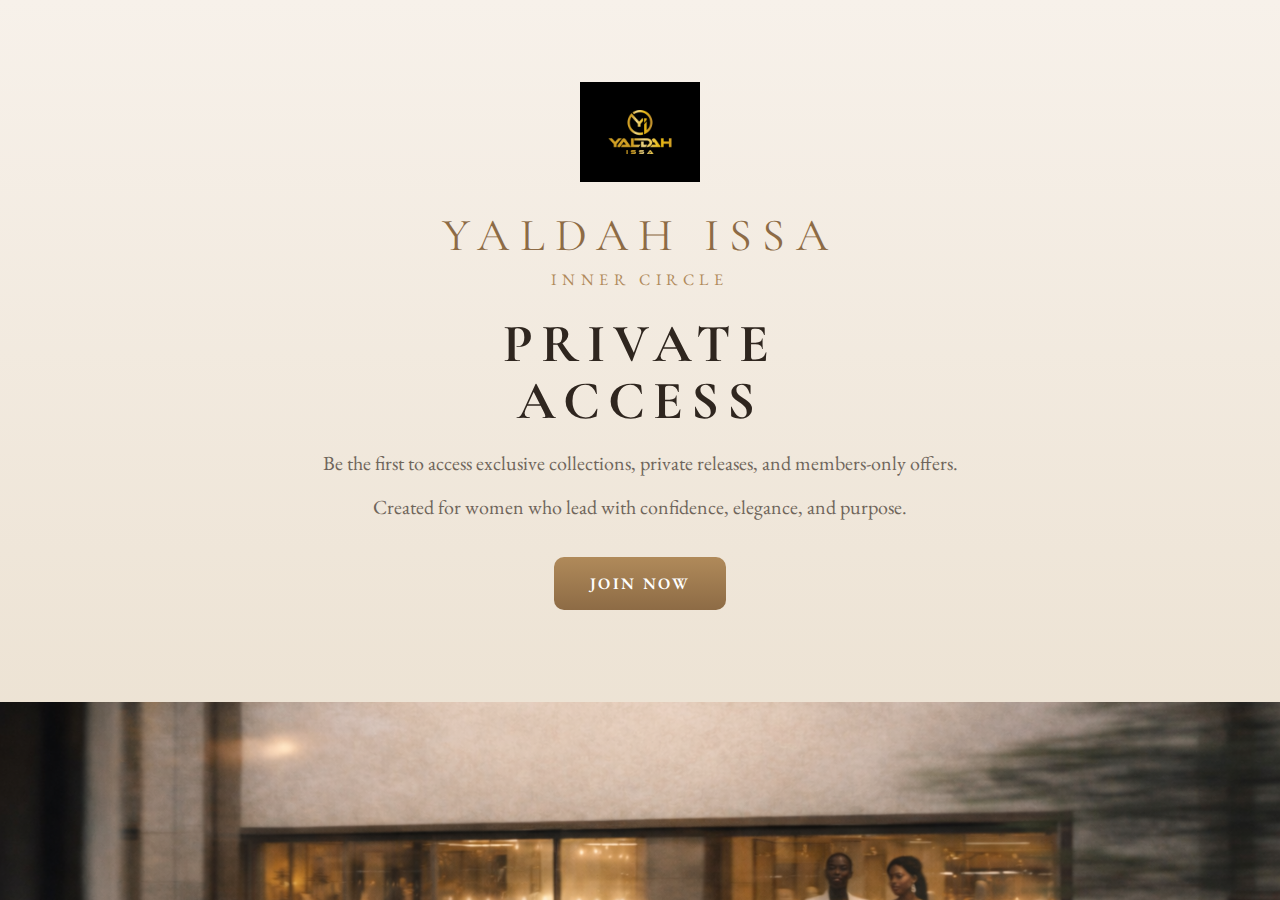
<file: index.html>
<!doctype html>
<html lang="en">
<head>
<meta charset="UTF-8">
<meta name="viewport" content="width=device-width, initial-scale=1.0">

<title>Yaldah Issa | Inner Circle</title>

<link href="https://fonts.googleapis.com/css2?family=Cormorant+Garamond:wght@500;600&family=EB+Garamond:wght@400;500&display=swap" rel="stylesheet">

<style>
:root{
  --gold:#b08a5a;
  --gold-dark:#8d6b45;
  --ink:#2f261f;
  --soft:#6f655b;
  --bg1:#f7f1ea;
  --bg2:#eadfce;
}

*{box-sizing:border-box;margin:0;padding:0;}
html,body{height:100%;font-family:"EB Garamond",serif;color:var(--ink);}

body{
  min-height:100vh;
  background:linear-gradient(180deg,var(--bg1),var(--bg2));
}

.page{
  min-height:100vh;
  display:flex;
  flex-direction:column;
}

.top{
  flex:1 0 auto;
  display:flex;
  justify-content:center;
  align-items:center;
  padding:50px 20px;
  text-align:center;
}

.content{
  width:100%;
  max-width:900px;
}

.logo{ width:120px; margin-bottom:20px; }

.brand{
  font-family:"Cormorant Garamond",serif;
  font-size:46px;
  letter-spacing:.22em;
  color:var(--gold-dark);
  margin-bottom:6px;
}

.tagline{
  font-size:16px;
  letter-spacing:.35em;
  color:var(--gold);
  margin-bottom:26px;
}

.title{
  font-family:"Cormorant Garamond",serif;
  font-size:54px;
  letter-spacing:.15em;
  margin-bottom:18px;
  line-height:1.05;
}

.text{
  font-size:20px;
  line-height:1.6;
  color:var(--soft);
  margin-bottom:12px;
}

.join-btn{
  display:inline-block;
  margin:22px 0 10px;
  padding:16px 36px;
  border-radius:10px;
  background:linear-gradient(180deg,var(--gold),var(--gold-dark));
  color:#fff;
  text-decoration:none;
  font-weight:600;
  letter-spacing:.15em;
  cursor:pointer;
  transition:.2s ease;
}
.join-btn:hover{opacity:.9;transform:translateY(-1px);}

.form-wrap{
  max-width:520px;
  margin:14px auto 0;
  display:none;
}

.form{
  display:flex;
  border:1px solid var(--gold);
  border-radius:10px;
  overflow:hidden;
  background:#fff;
}

.form input{
  flex:1;
  border:none;
  outline:none;
  padding:14px;
  font-size:17px;
  font-family:inherit;
}

.form button{
  border:none;
  padding:14px 22px;
  background:linear-gradient(180deg,var(--gold),var(--gold-dark));
  color:#fff;
  font-weight:600;
  letter-spacing:.15em;
  cursor:pointer;
}

.small{
  font-size:14px;
  color:#8a8177;
  margin-top:12px;
}

.msg{
  margin-top:10px;
  font-size:14px;
  color:#8a8177;
}

/* Bottom image strip */
.bottom{
  width:100%;
  height:22vh;
  background-image:url("bottom.png");
  background-size:cover;
  background-position:center;
  background-repeat:no-repeat;
}

@media(max-width:640px){
  .logo{width:95px;}
  .brand{font-size:34px;}
  .title{font-size:40px;}
  .text{font-size:18px;}
  .form{flex-direction:column;}
  .form button{width:100%;}
  .bottom{height:16vh;}
}
</style>
</head>

<body>
<div class="page">

  <section class="top">
    <div class="content">

      <img src="IMG_2654.jpeg" class="logo" alt="Yaldah Issa Logo">

      <div class="brand">YALDAH ISSA</div>
      <div class="tagline">INNER CIRCLE</div>

      <h1 class="title">PRIVATE<br>ACCESS</h1>

      <p class="text">
        Be the first to access exclusive collections,
        private releases, and members-only offers.
      </p>

      <p class="text">
        Created for women who lead with confidence,
        elegance, and purpose.
      </p>

      <a class="join-btn" onclick="openForm()">JOIN NOW</a>

      <!-- IMPORTANT: this form does NOT navigate away anymore -->
      <div class="form-wrap" id="formBox">
        <form id="joinForm" class="form">
          <input id="emailInput" type="email" name="email" placeholder="Enter your email" required>
          <button id="submitBtn" type="submit">SUBMIT</button>
        </form>

        <div id="statusMsg" class="msg"></div>
        <p class="small">✨ Limited access • Invitation only</p>
      </div>

    </div>
  </section>

  <section class="bottom"></section>

</div>

<script>
function openForm(){
  document.getElementById("formBox").style.display="block";
  document.querySelector(".join-btn").style.display="none";
  document.getElementById("emailInput").focus();
}

// ✅ Sends to Formspree in the background, then sends user to YOUR thank-you page
document.getElementById("joinForm").addEventListener("submit", async (e) => {
  e.preventDefault();

  const formspreeUrl = "https://formspree.io/f/mvzbgkbd";
  const thankYouUrl = "https://yaldahissa.com/thankyou.html";

  const btn = document.getElementById("submitBtn");
  const msg = document.getElementById("statusMsg");
  const email = document.getElementById("emailInput").value.trim();

  if (!email) return;

  btn.disabled = true;
  msg.textContent = "Submitting…";

  try{
    const res = await fetch(formspreeUrl, {
      method: "POST",
      headers: { "Accept": "application/json" },
      body: new FormData(document.getElementById("joinForm"))
    });

    // Even if Formspree responds weirdly, we still go to your thank you page
    if (res.ok){
      window.location.href = thankYouUrl;
      return;
    }

    // If not ok, show message (no redirect)
    msg.textContent = "Something went wrong. Please try again.";
    btn.disabled = false;

  }catch(err){
    msg.textContent = "Network issue. Please try again.";
    btn.disabled = false;
  }
});
</script>

</body>
</html>
</file>
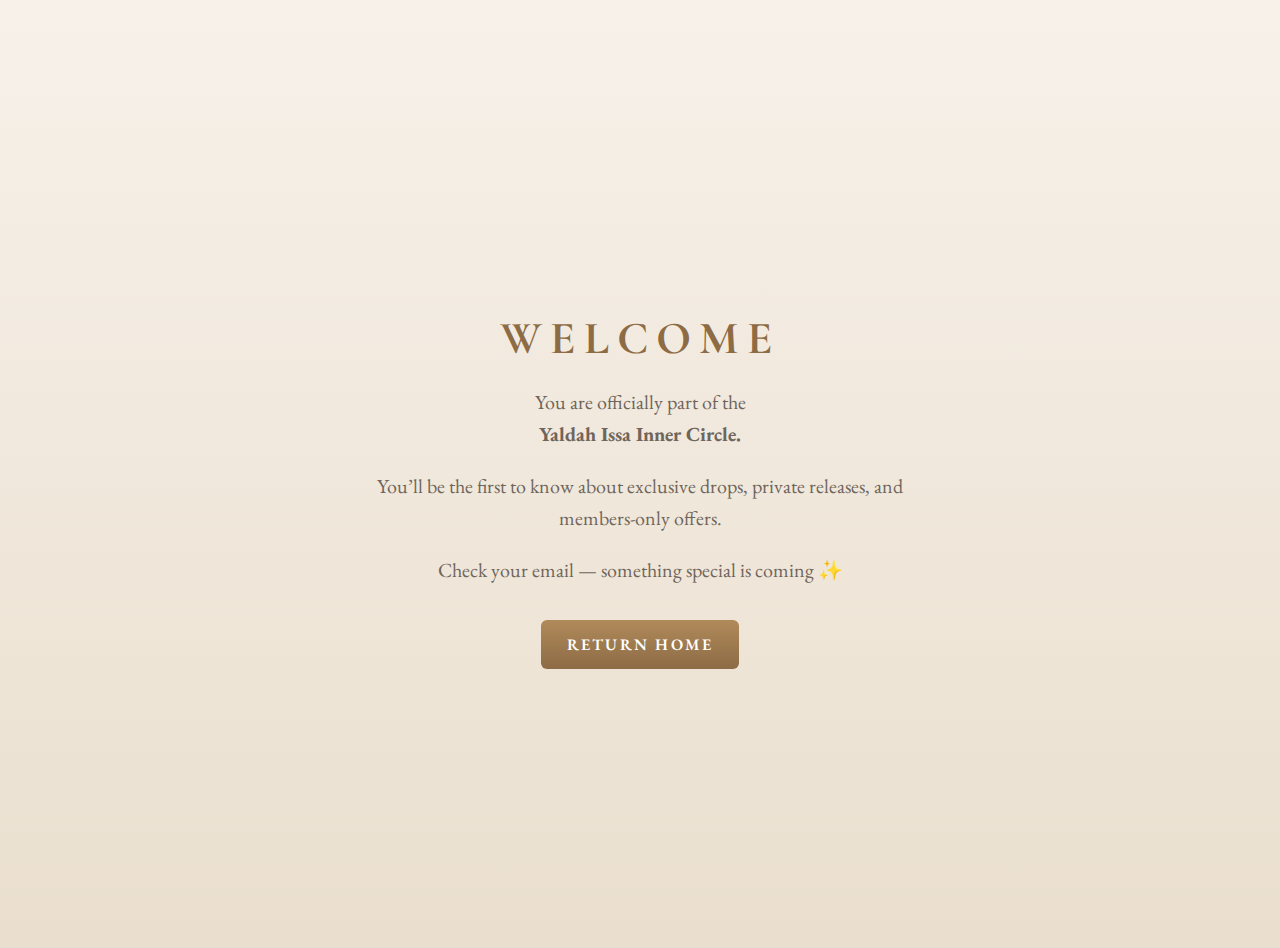
<file: thankyou.html>
<!doctype html>
<html lang="en">
<head>
  <meta charset="UTF-8">
  <meta name="viewport" content="width=device-width, initial-scale=1.0">

  <title>Welcome | Yaldah Issa</title>

  <link href="https://fonts.googleapis.com/css2?family=Cormorant+Garamond:wght@500;600&family=EB+Garamond:wght@400;500&display=swap" rel="stylesheet">

  <style>

    body{
      margin:0;
      min-height:100vh;
      display:flex;
      justify-content:center;
      align-items:center;
      background:linear-gradient(180deg,#f7f1ea,#eadfce);
      font-family:"EB Garamond",serif;
      color:#2f261f;
      text-align:center;
      padding:24px;
    }

    .box{
      max-width:600px;
    }

    h1{
      font-family:"Cormorant Garamond",serif;
      letter-spacing:.18em;
      font-size:46px;
      color:#8d6b45;
      margin-bottom:16px;
    }

    p{
      font-size:20px;
      line-height:1.6;
      margin-bottom:14px;
      color:#6f655b;
    }

    a{
      display:inline-block;
      margin-top:20px;
      text-decoration:none;
      color:white;
      background:linear-gradient(180deg,#b08a5a,#8d6b45);
      padding:14px 26px;
      letter-spacing:.14em;
      font-weight:600;
      border-radius:6px;
    }

    a:hover{
      opacity:.9;
    }

  </style>
</head>

<body>

  <div class="box">

    <h1>WELCOME</h1>

    <p>
      You are officially part of the<br>
      <strong>Yaldah Issa Inner Circle.</strong>
    </p>

    <p>
      You’ll be the first to know about
      exclusive drops, private releases,
      and members-only offers.
    </p>

    <p>
      Check your email — something special is coming ✨
    </p>

    <a href="https://yaldahissa.com">
      RETURN HOME
    </a>

  </div>

</body>
</html>
</file>
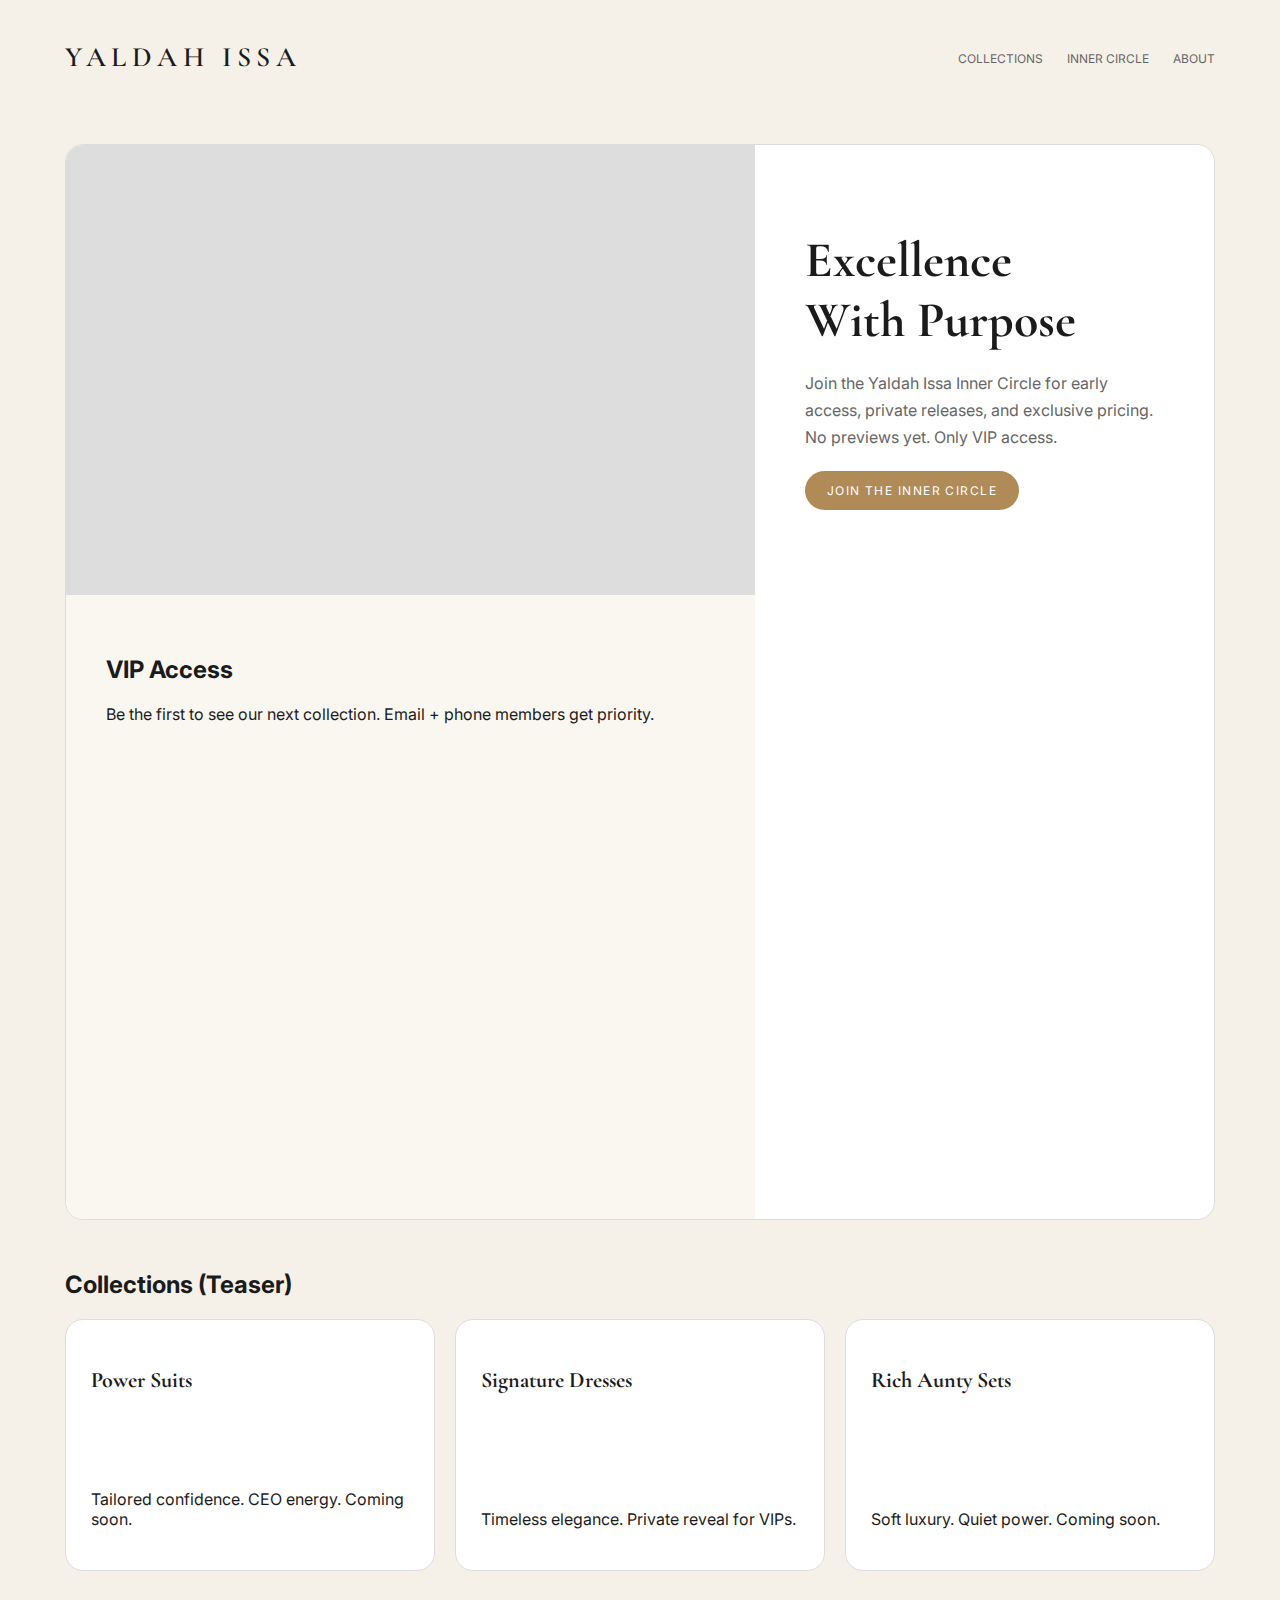
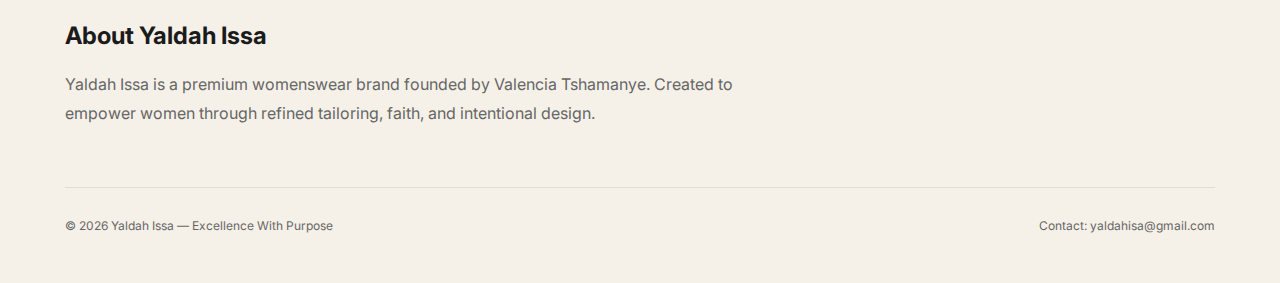
<file: yaldahissa_index.html>
<!doctype html>
<html lang="en">
<head>
  <meta charset="utf-8" />
  <meta name="viewport" content="width=device-width,initial-scale=1" />
  <title>Yaldah Issa — Inner Circle</title>
  <meta name="description" content="Join the Yaldah Issa Inner Circle for early access, private drops, and exclusive offers." />

  <link rel="preconnect" href="https://fonts.googleapis.com">
  <link rel="preconnect" href="https://fonts.gstatic.com" crossorigin>
  <link href="https://fonts.googleapis.com/css2?family=Cormorant+Garamond:wght@400;600&family=Inter:wght@300;400;500&display=swap" rel="stylesheet">

  <style>
    body{
      margin:0;
      background:#f6f1e8;
      font-family:Inter,Arial,sans-serif;
      color:#1b1b1b;
    }
    .wrap{max-width:1150px;margin:auto;padding:20px}

    header{
      display:flex;
      justify-content:space-between;
      align-items:center;
      padding:20px 0;
    }
    .logo{
      font-family:"Cormorant Garamond",serif;
      font-size:28px;
      letter-spacing:.2em;
      font-weight:600;
    }
    nav a{
      margin-left:20px;
      text-transform:uppercase;
      font-size:12px;
      color:#666;
      text-decoration:none;
    }

    .hero{
      display:grid;
      grid-template-columns:1.2fr .8fr;
      background:#fff;
      border-radius:18px;
      overflow:hidden;
      border:1px solid #ddd;
    }
    @media(max-width:900px){
      .hero{grid-template-columns:1fr}
    }

    .video{
      background:#ddd;
      min-height:450px;
    }

    .hero-text{
      padding:50px;
      display:flex;
      flex-direction:column;
      justify-content:center;
    }

    .hero-text h1{
      font-family:"Cormorant Garamond",serif;
      font-size:50px;
      margin:0;
    }

    .hero-text p{
      color:#666;
      line-height:1.7;
      margin:20px 0;
    }

    .btn{
      background:#b08a57;
      color:#fff;
      padding:12px 22px;
      border-radius:30px;
      text-decoration:none;
      font-size:12px;
      letter-spacing:.12em;
      text-transform:uppercase;
      width:fit-content;
    }

    .side{
      padding:40px;
      background:#faf7f1;
    }

    iframe{
      width:100%;
      height:420px;
      border:none;
      border-radius:12px;
      margin-top:15px;
    }

    section{
      margin-top:50px;
    }

    .cards{
      display:grid;
      grid-template-columns:repeat(3,1fr);
      gap:20px;
      margin-top:20px;
    }
    @media(max-width:800px){
      .cards{grid-template-columns:1fr}
    }

    .card{
      background:#fff;
      border-radius:18px;
      padding:25px;
      border:1px solid #ddd;
      min-height:200px;
      display:flex;
      flex-direction:column;
      justify-content:space-between;
    }

    .card h3{
      font-family:"Cormorant Garamond",serif;
      font-size:22px;
    }

    footer{
      margin-top:60px;
      padding:30px 0;
      border-top:1px solid #ddd;
      font-size:12px;
      color:#666;
      display:flex;
      justify-content:space-between;
      flex-wrap:wrap;
    }
  </style>
</head>

<body>

<div class="wrap">

<header>
  <div class="logo">YALDAH ISSA</div>
  <nav>
    <a href="#collections">Collections</a>
    <a href="#vip">Inner Circle</a>
    <a href="#about">About</a>
  </nav>
</header>

<section class="hero" id="vip">

  <div class="video"></div>

  <div class="hero-text">
    <h1>Excellence<br>With Purpose</h1>

    <p>
      Join the Yaldah Issa Inner Circle for early access,
      private releases, and exclusive pricing.
      No previews yet. Only VIP access.
    </p>

    <a href="#form" class="btn">Join The Inner Circle</a>
  </div>

  <div class="side" id="form">

    <h2>VIP Access</h2>

    <p>
      Be the first to see our next collection.
      Email + phone members get priority.
    </p>

    <iframe src="https://docs.google.com/forms/d/e/1FAIpQLSeI6ja2XKNAvVOoBAuPUfyj5psGvhvm4I0vkLQlzyHZz_ibng/viewform?embedded=true"></iframe>

  </div>

</section>

<section id="collections">

  <h2>Collections (Teaser)</h2>

  <div class="cards">

    <div class="card">
      <h3>Power Suits</h3>
      <p>Tailored confidence. CEO energy. Coming soon.</p>
    </div>

    <div class="card">
      <h3>Signature Dresses</h3>
      <p>Timeless elegance. Private reveal for VIPs.</p>
    </div>

    <div class="card">
      <h3>Rich Aunty Sets</h3>
      <p>Soft luxury. Quiet power. Coming soon.</p>
    </div>

  </div>

</section>

<section id="about">

  <h2>About Yaldah Issa</h2>

  <p style="max-width:700px;color:#666;line-height:1.8">
    Yaldah Issa is a premium womenswear brand founded by Valencia Tshamanye.
    Created to empower women through refined tailoring,
    faith, and intentional design.
  </p>

</section>

<footer>

  <div>© 2026 Yaldah Issa — Excellence With Purpose</div>
  <div>Contact: yaldahisa@gmail.com</div>

</footer>

</div>

</body>
</html>
</file>
